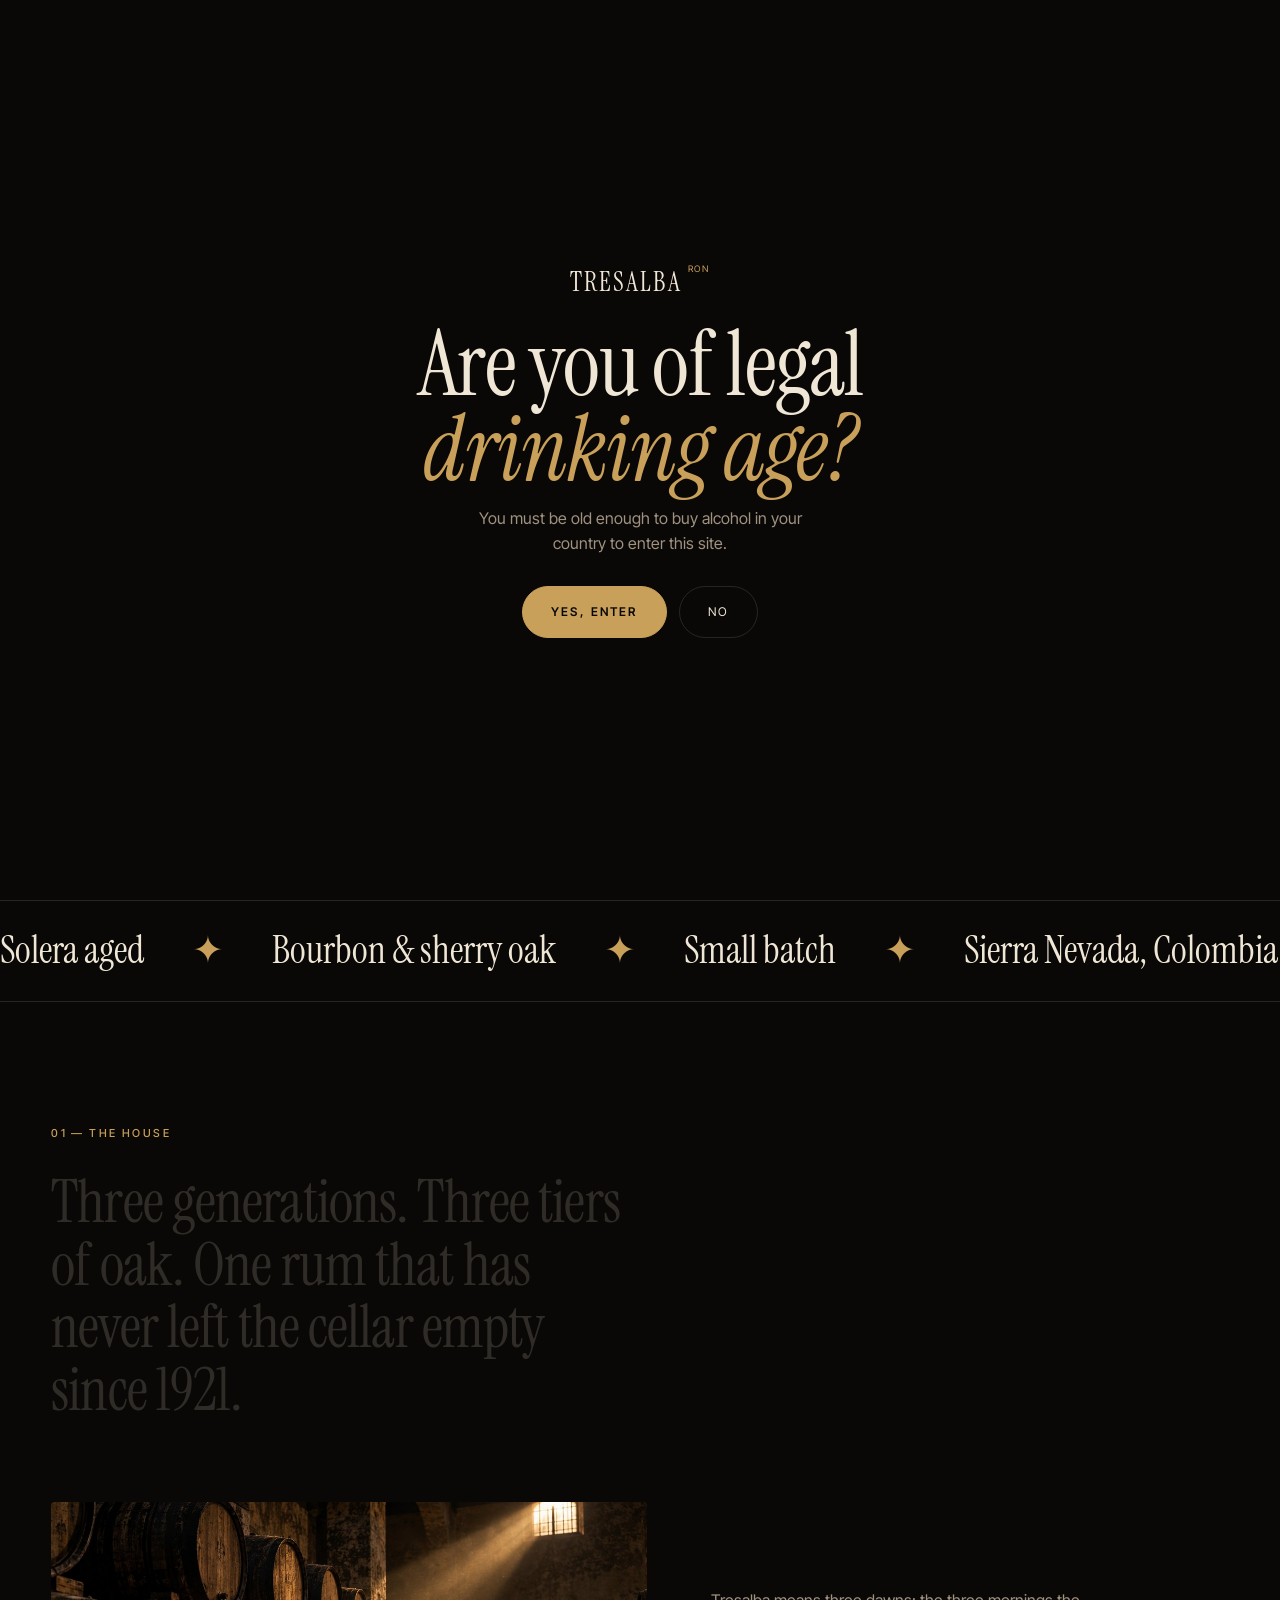
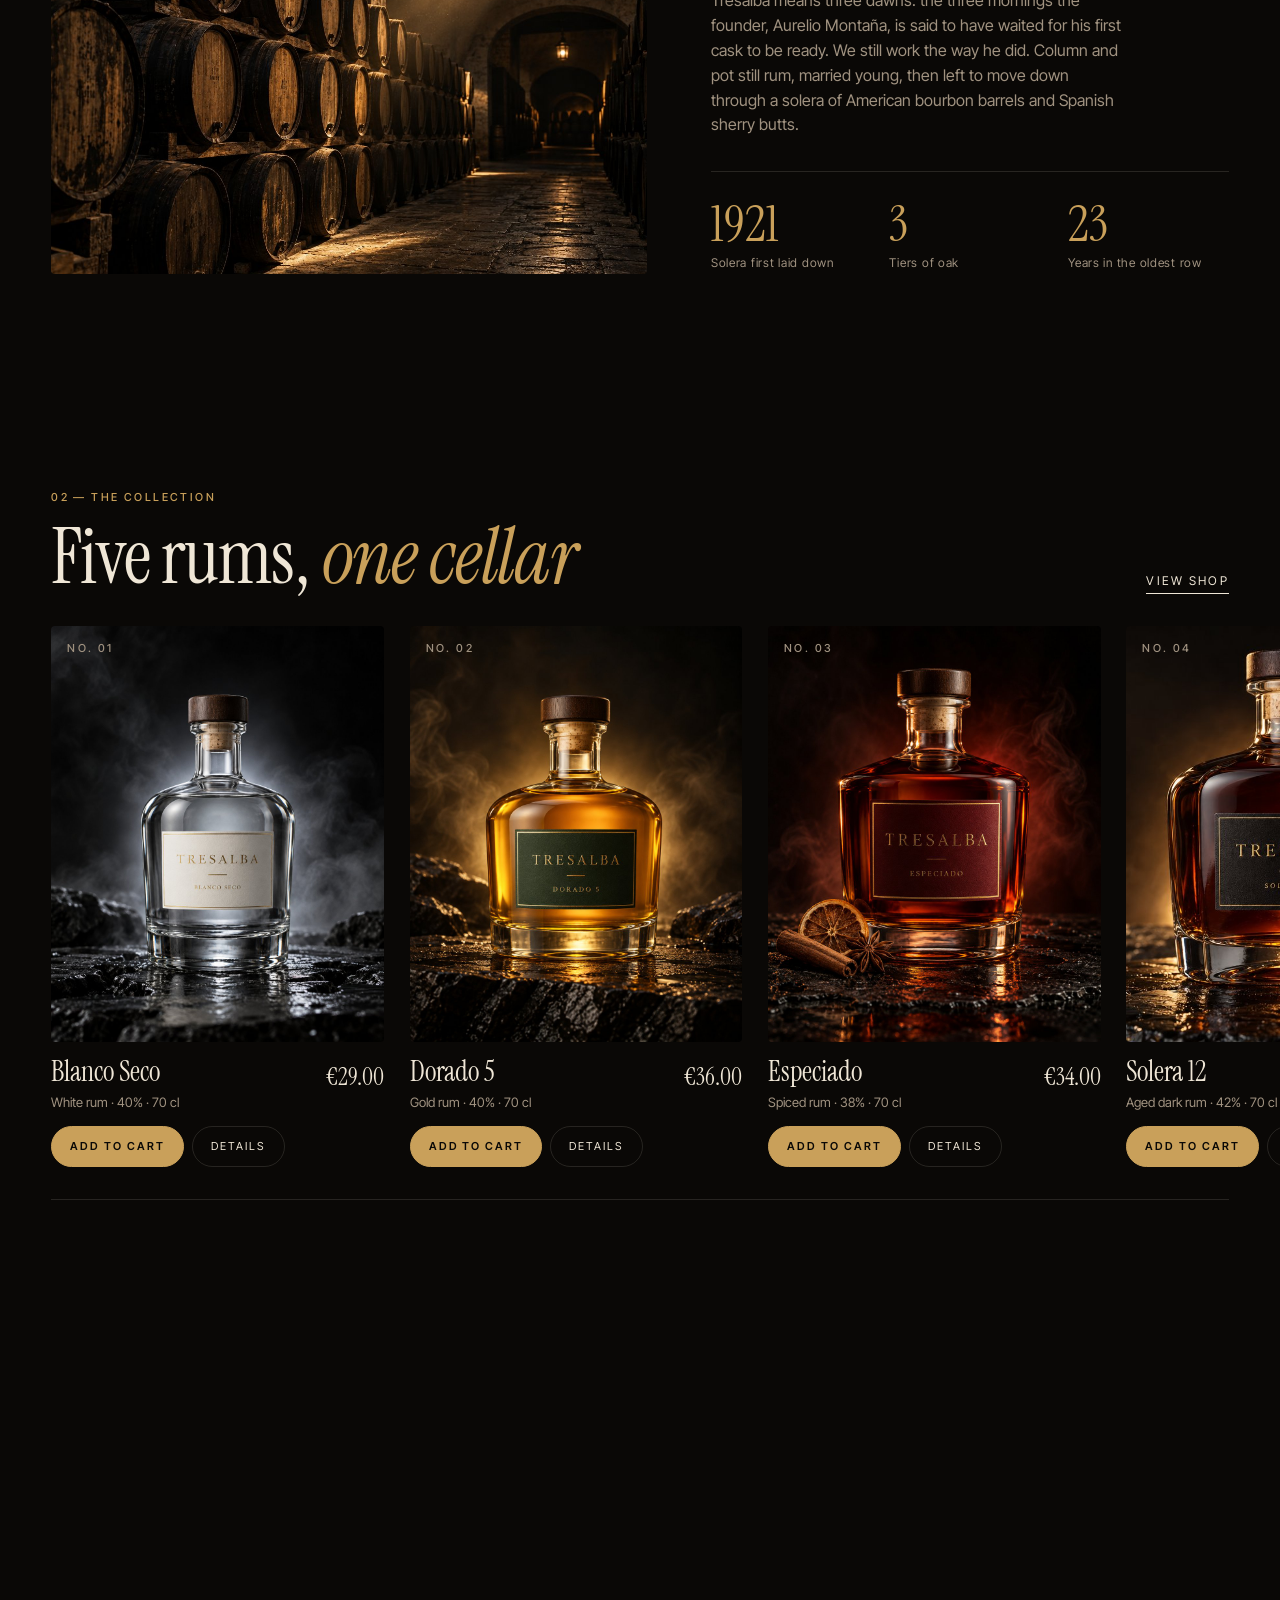
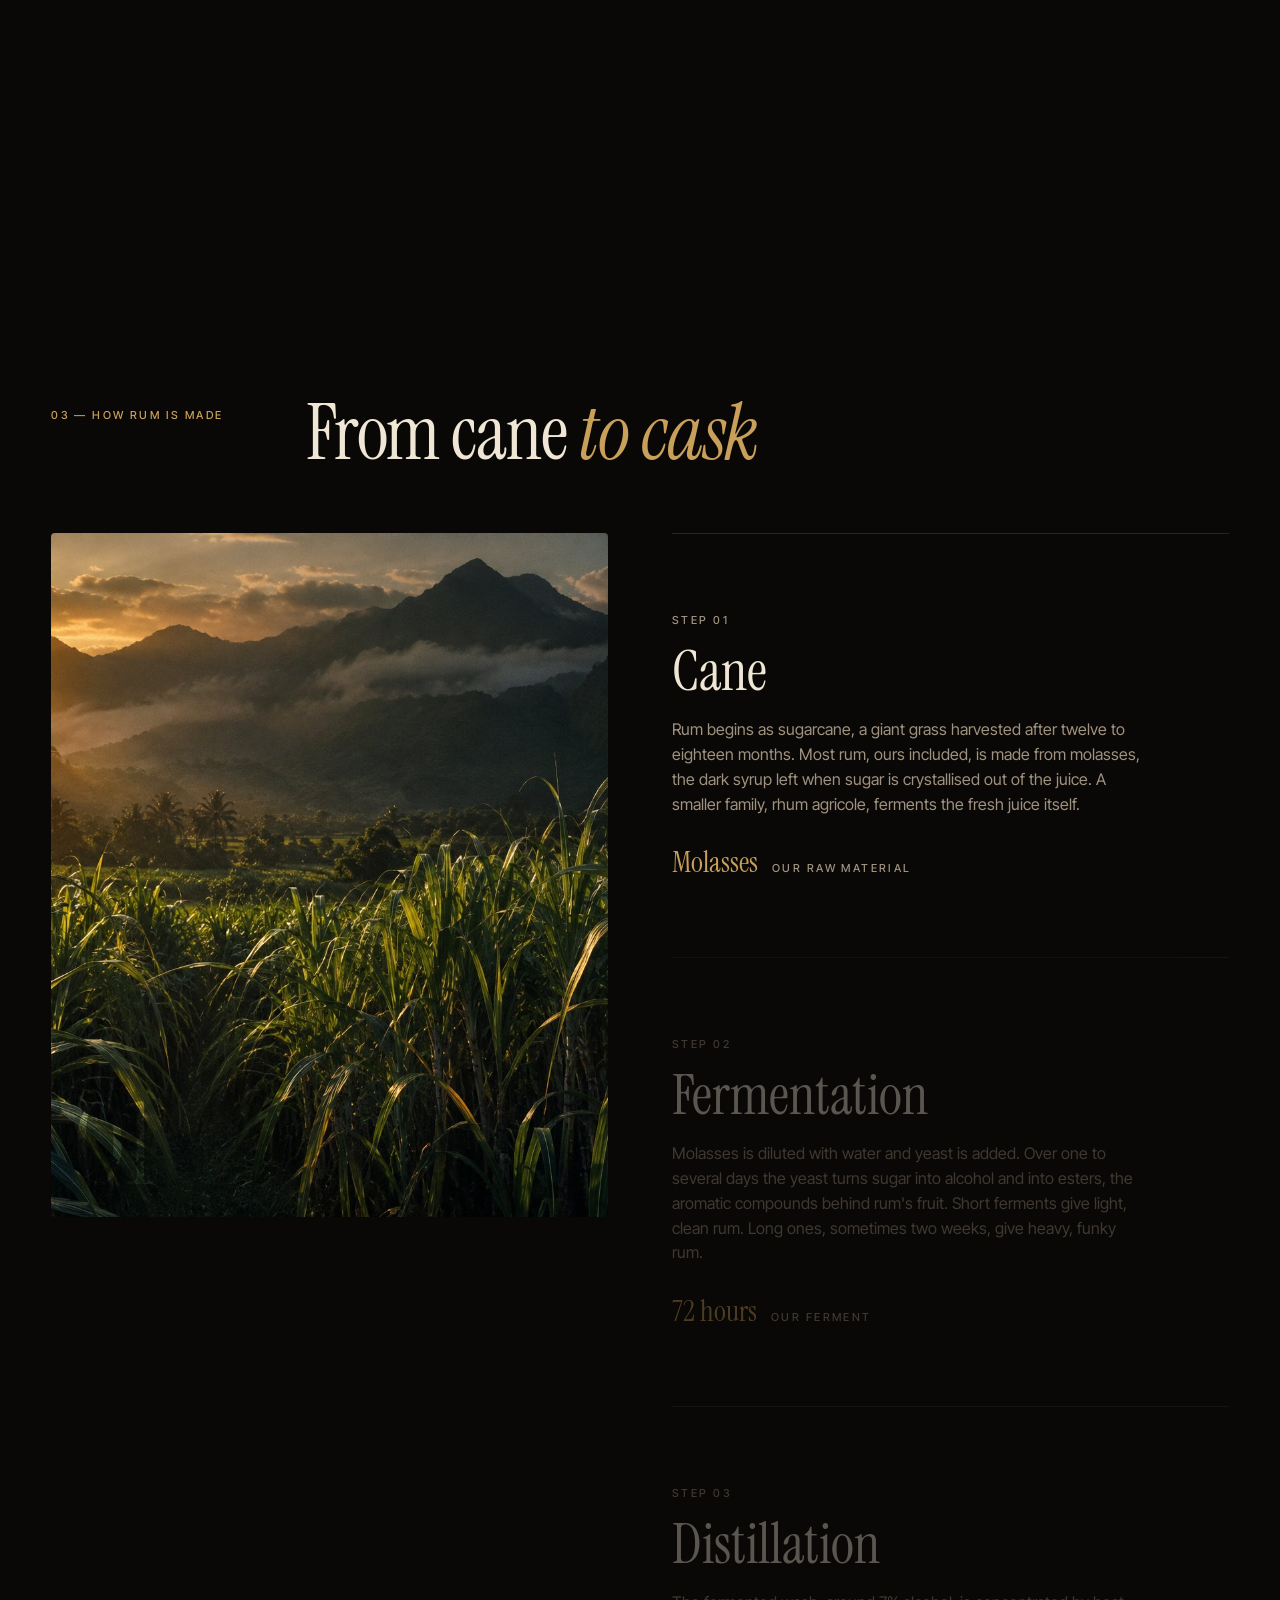
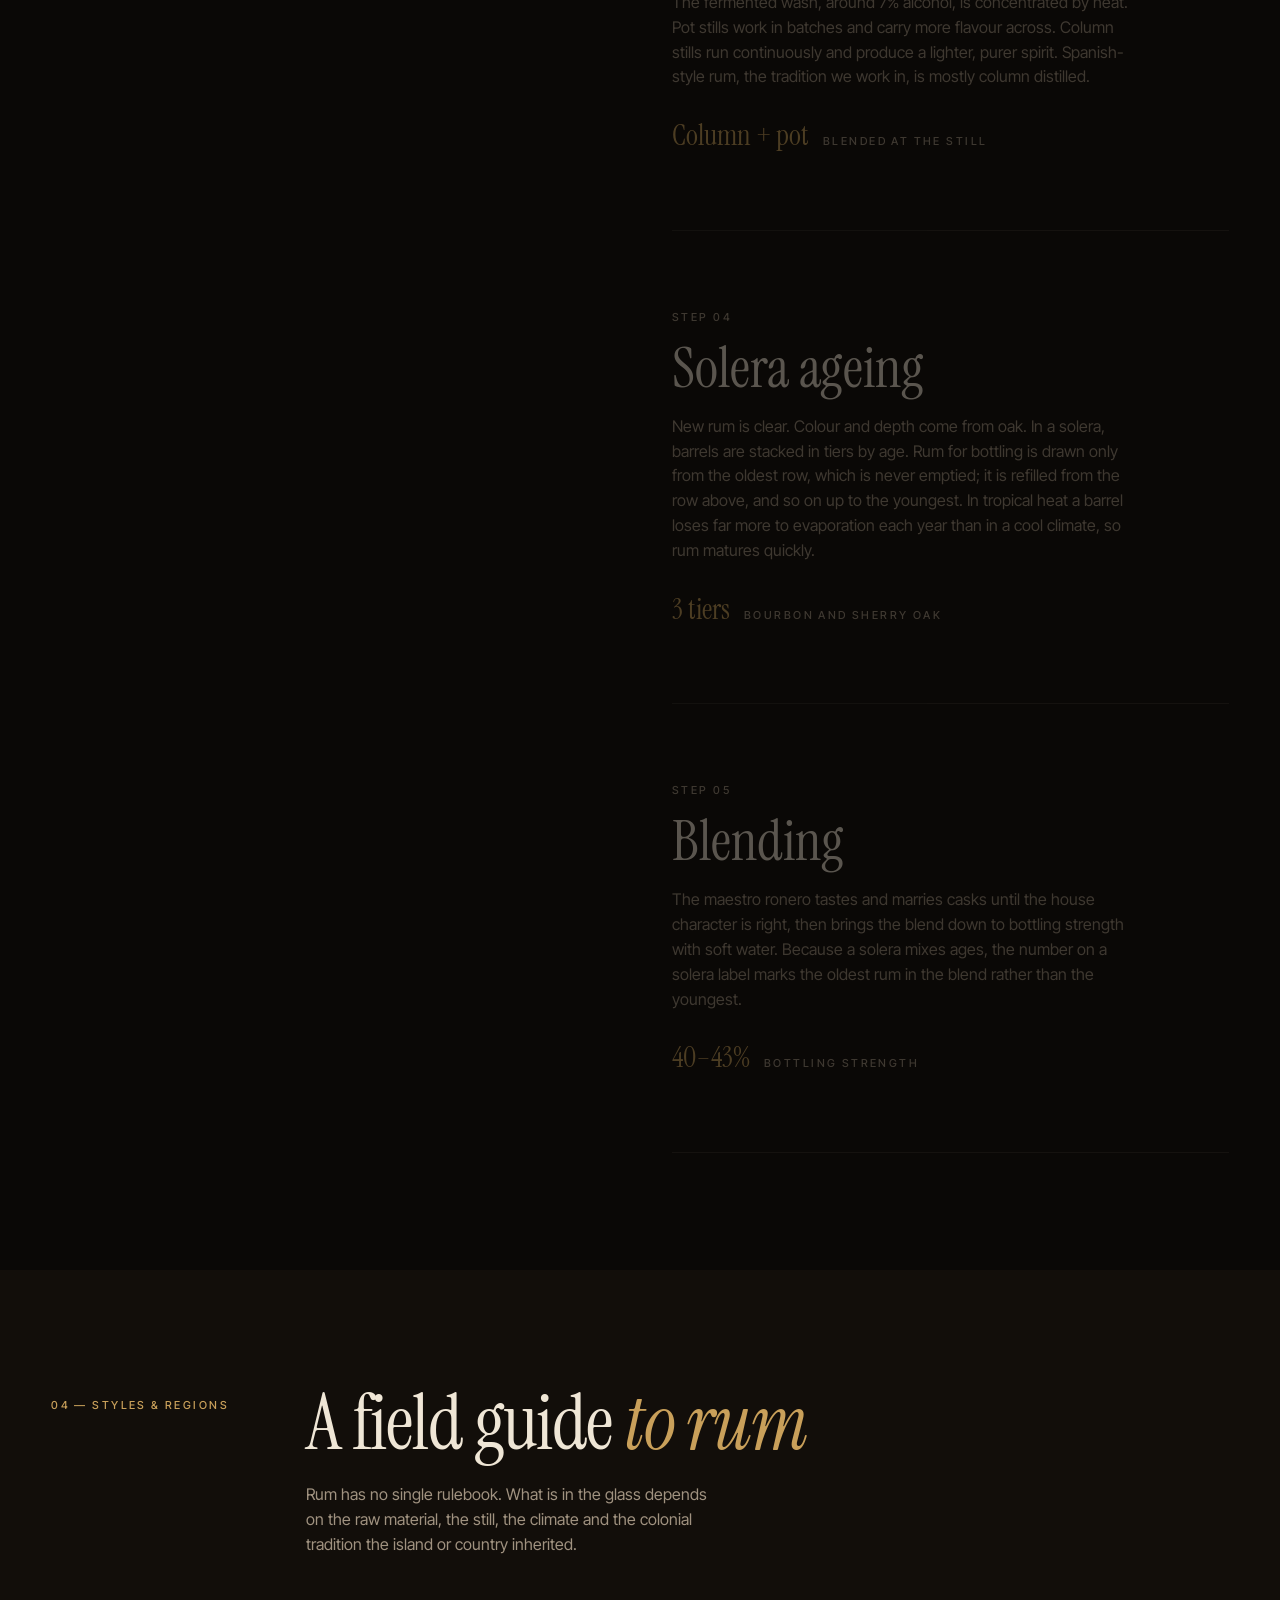
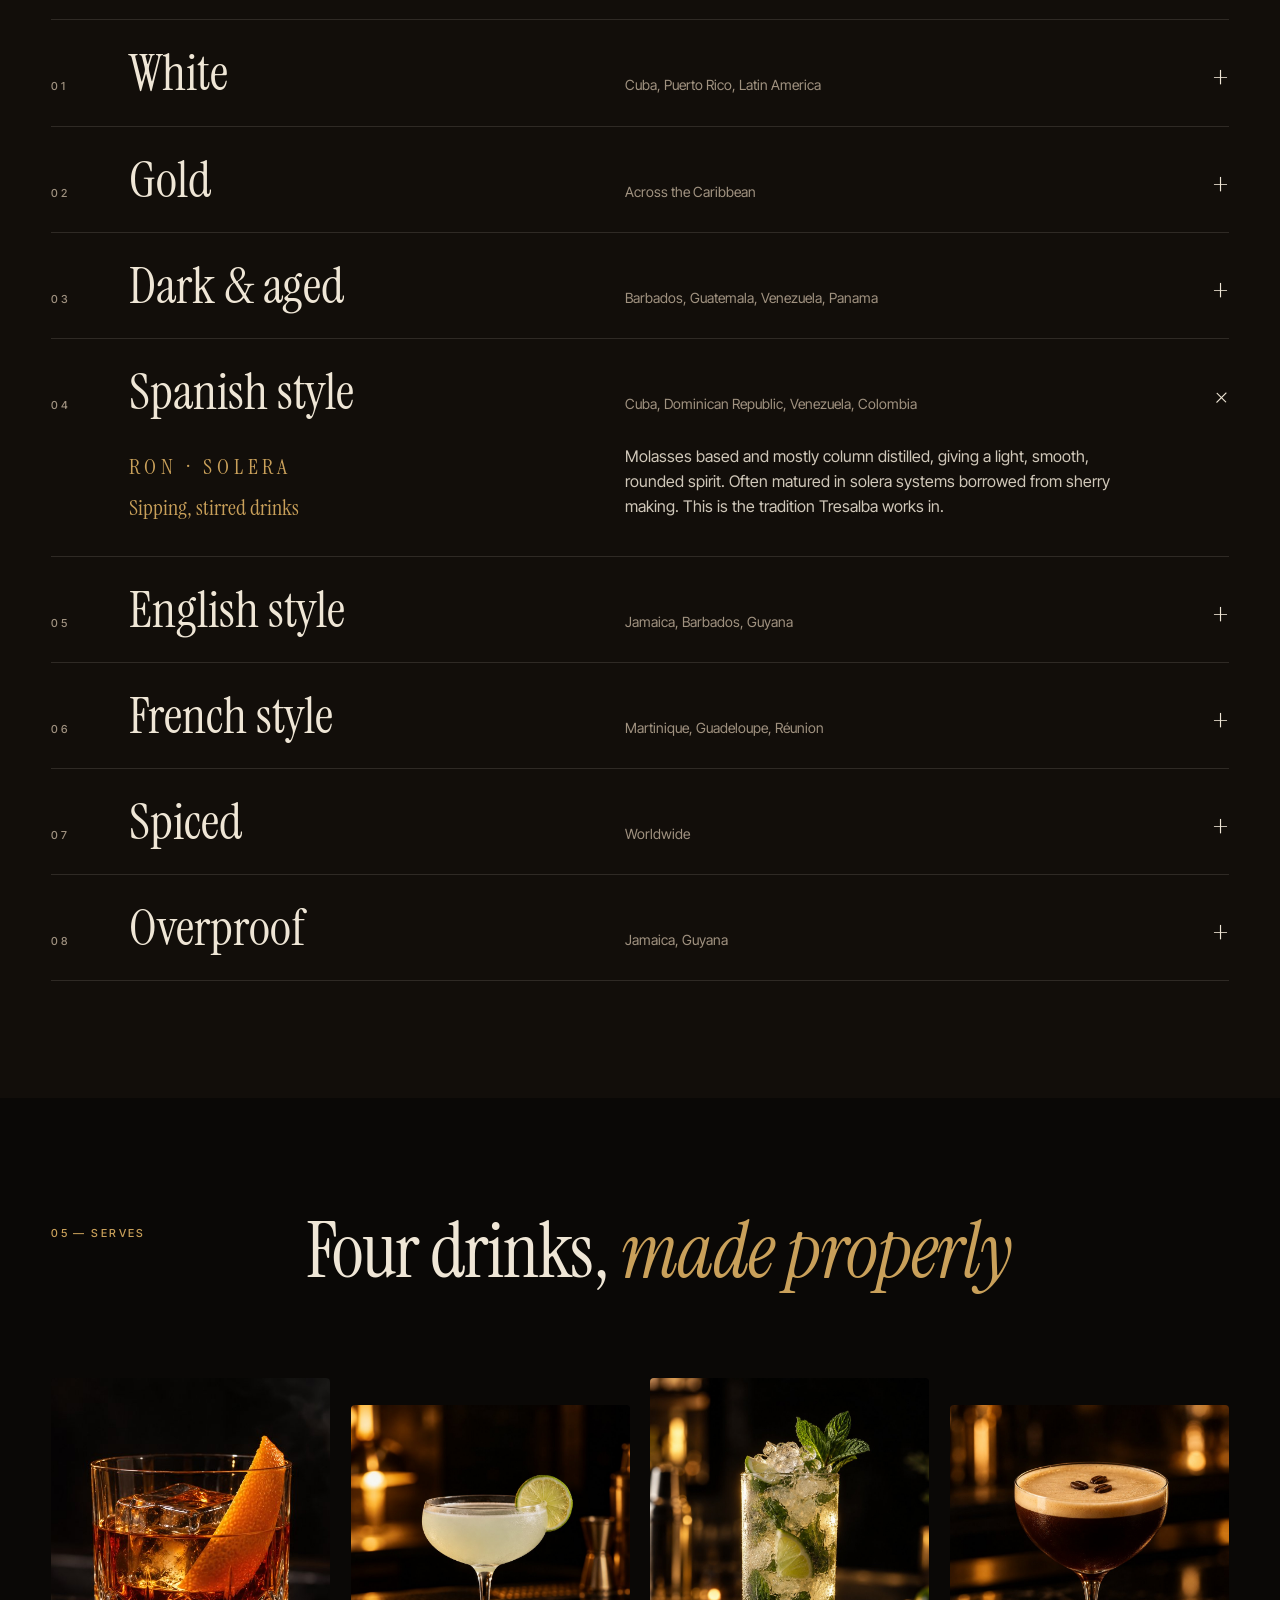
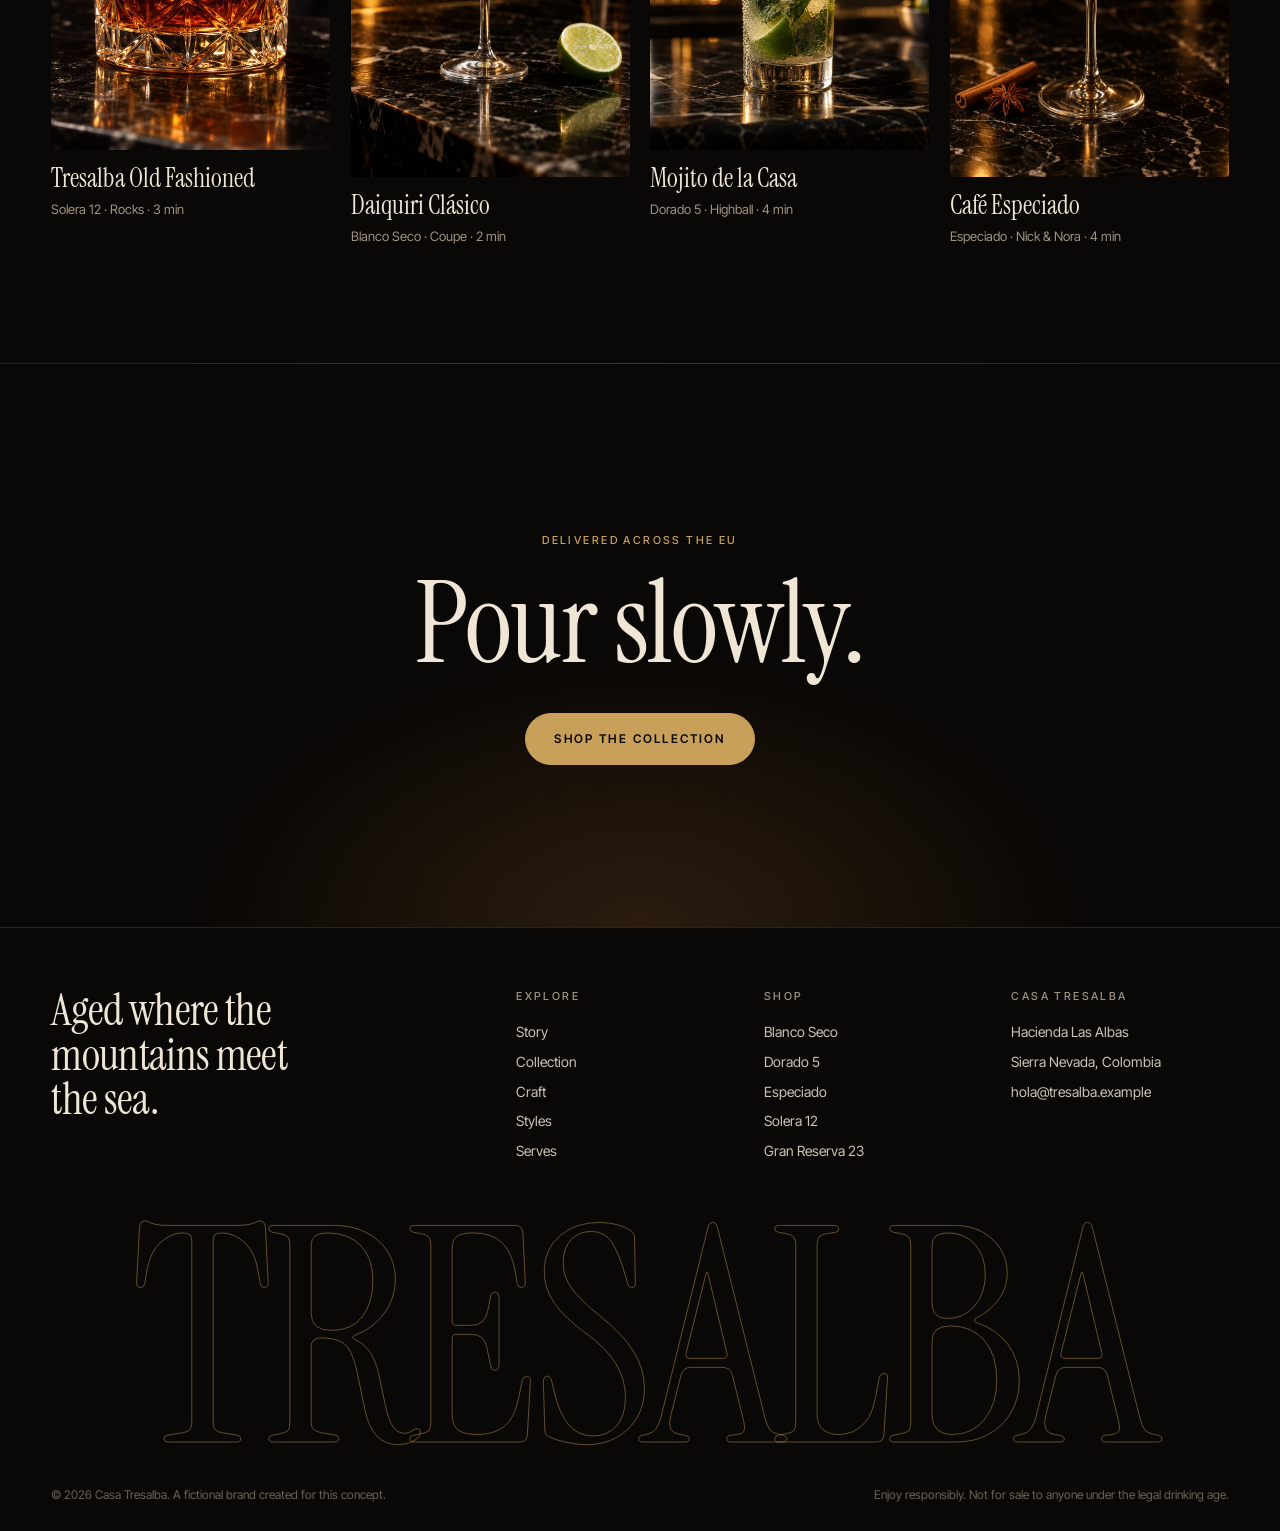
<file: index.html>
<!doctype html>
<html lang="en">
<head>
<meta charset="utf-8">
<meta name="viewport" content="width=device-width, initial-scale=1">
<title>Tresalba — Solera rum. Shop the collection</title>
<meta name="description" content="Buy Tresalba solera-aged rum online. Five rums from white to a 23-year limited reserve, with cocktail recipes and a guide to rum styles.">
<meta name="theme-color" content="#0a0806">
<link rel="preconnect" href="https://fonts.googleapis.com">
<link rel="preconnect" href="https://fonts.gstatic.com" crossorigin>
<link href="https://fonts.googleapis.com/css2?family=Instrument+Serif:ital@0;1&family=Inter+Tight:wght@400;500;600&display=swap" rel="stylesheet">
<link rel="stylesheet" href="assets/style.css">
</head>
<body>
<main id="app"></main>
<noscript><p style="padding:40px;color:#efe6d6">Tresalba needs JavaScript to pour properly.</p></noscript>
<script>window.SHOP_ENABLED = true; /* shop version: prices, cart and demo checkout */</script>
<script src="assets/data.js"></script>
<script src="assets/app.js"></script>
</body>
</html>
</file>
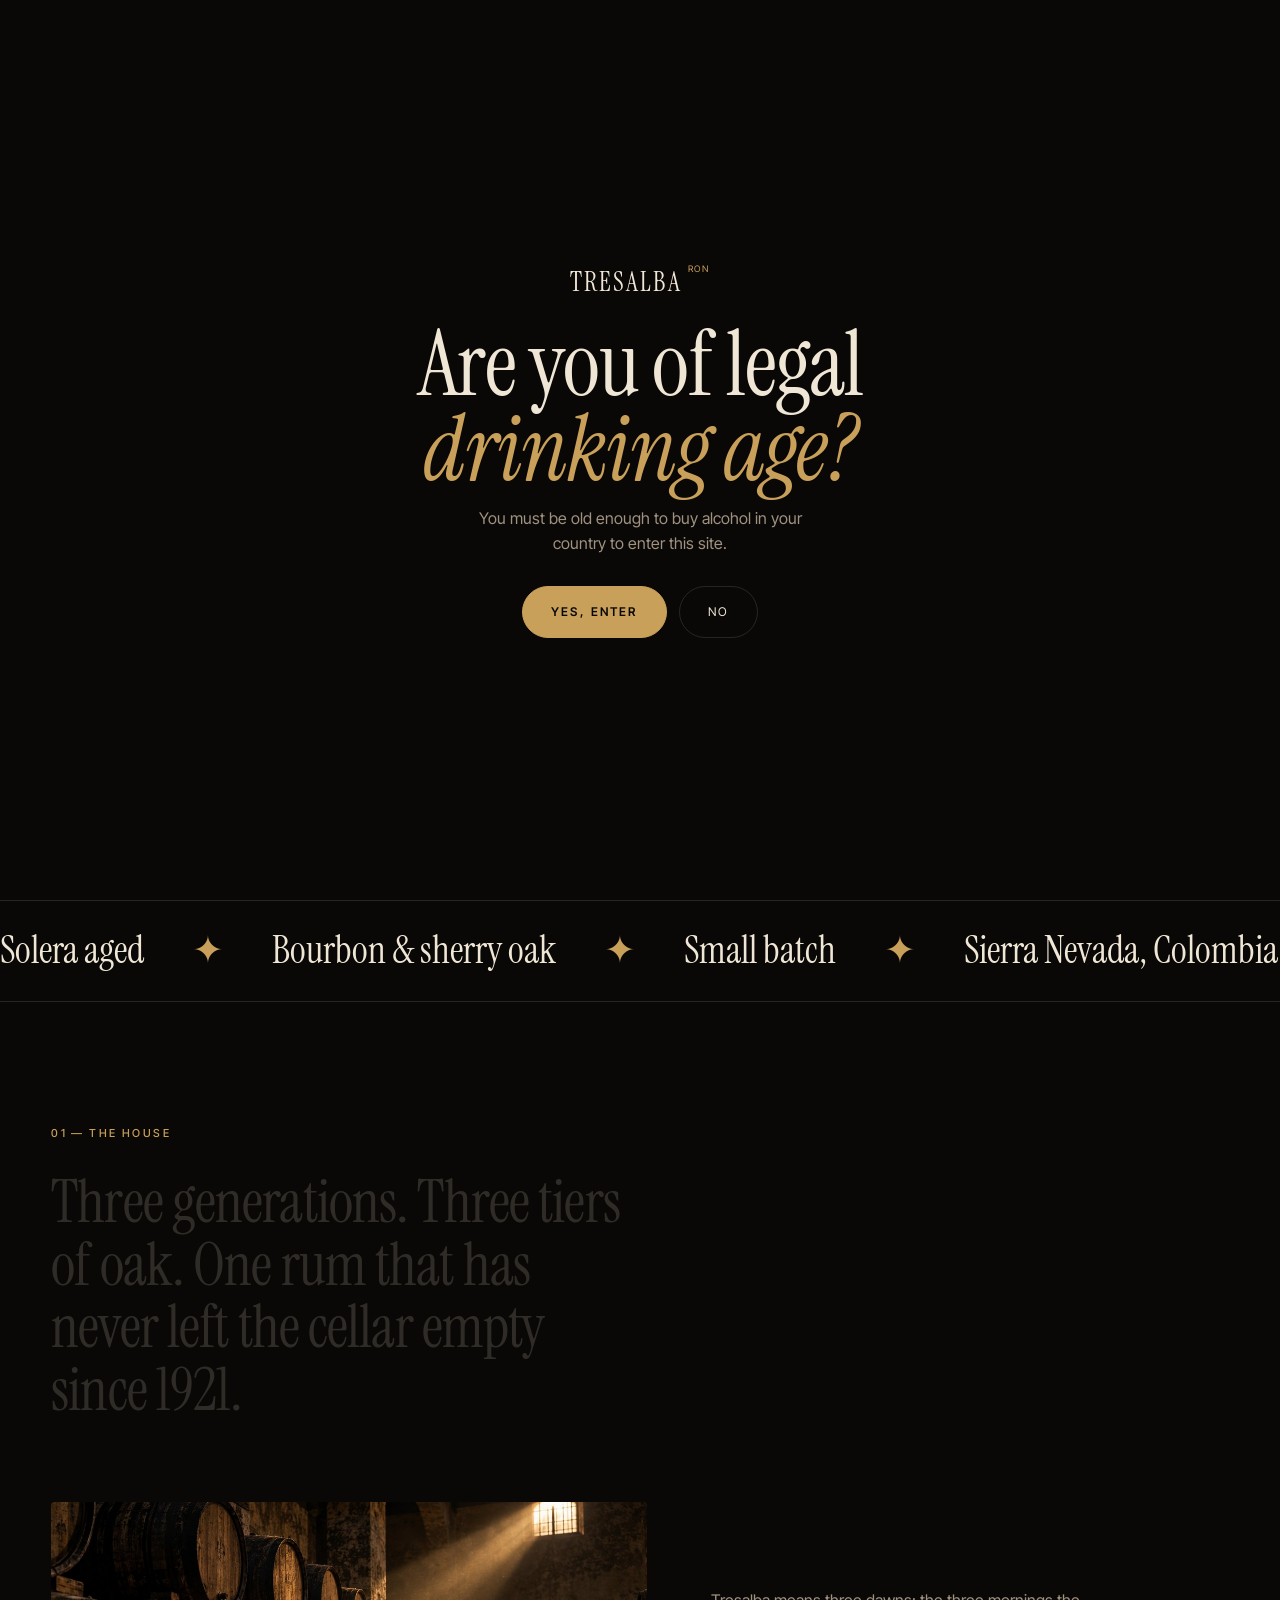
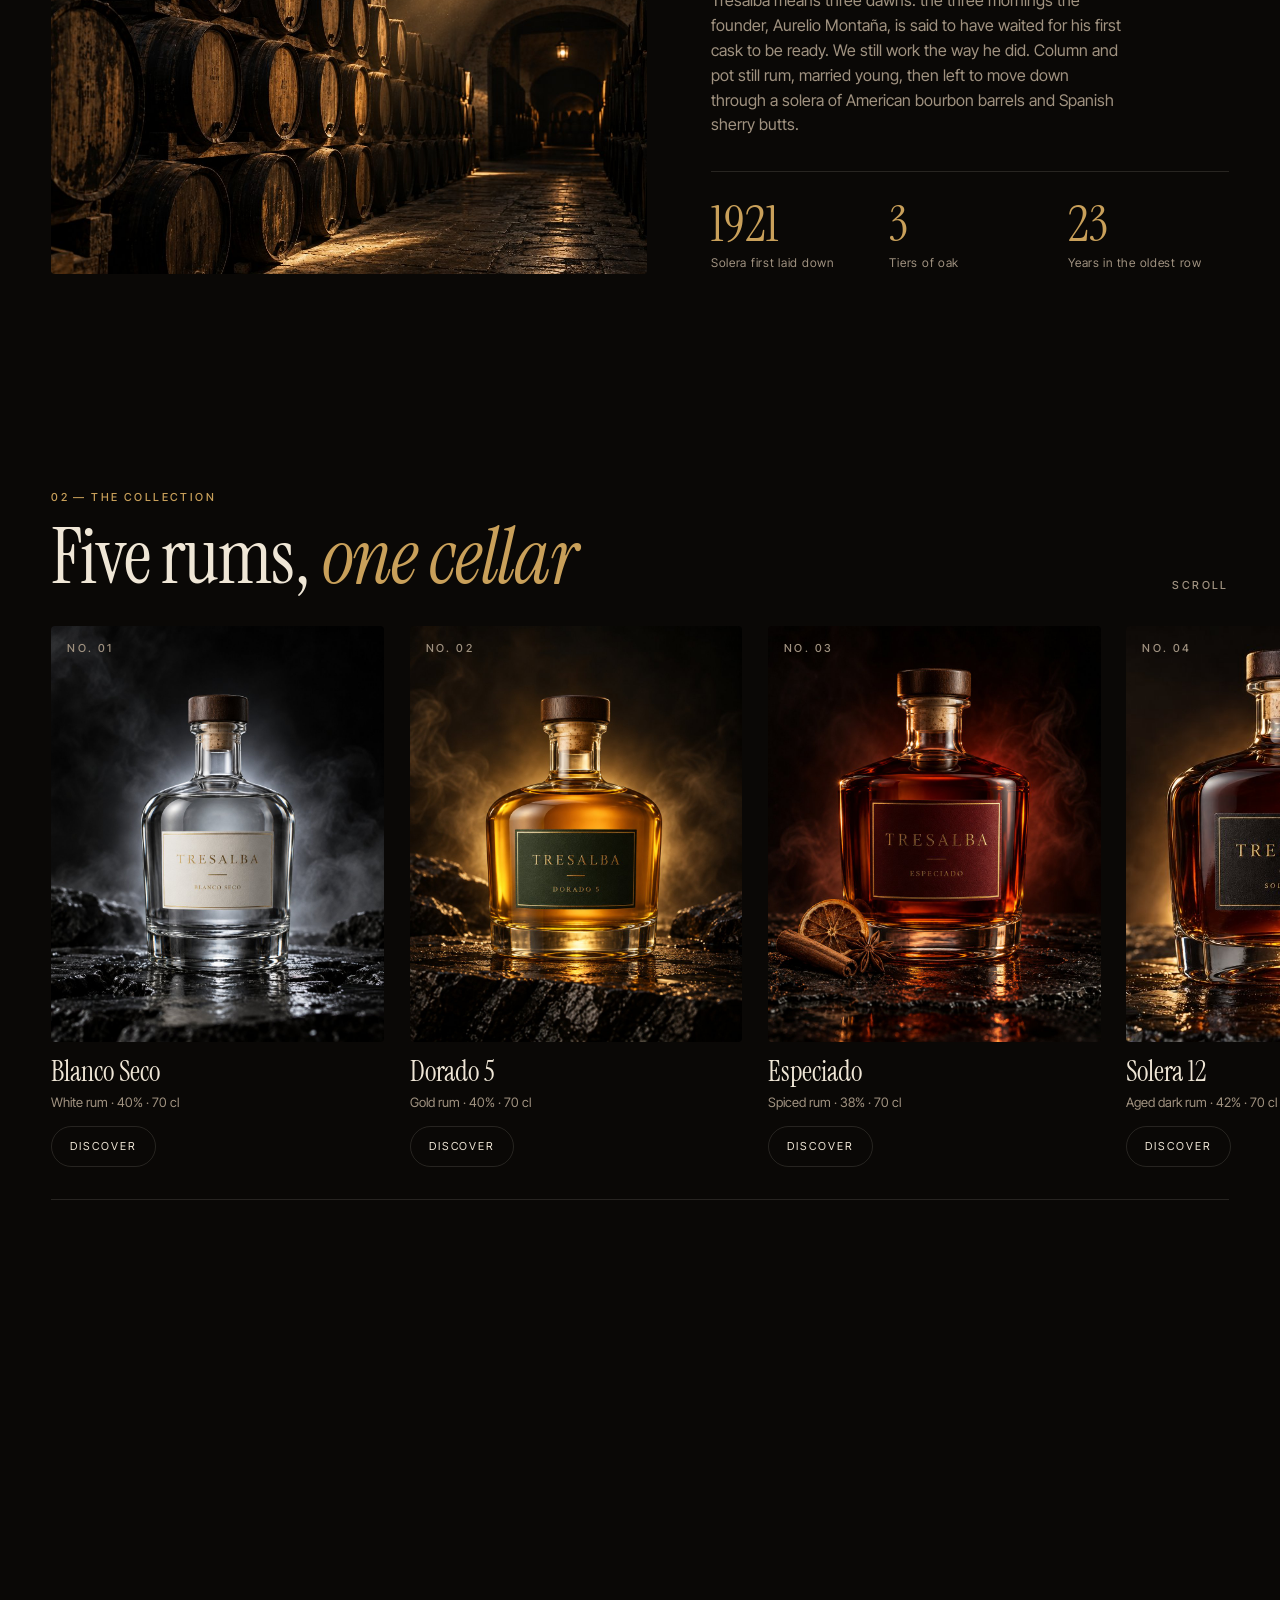
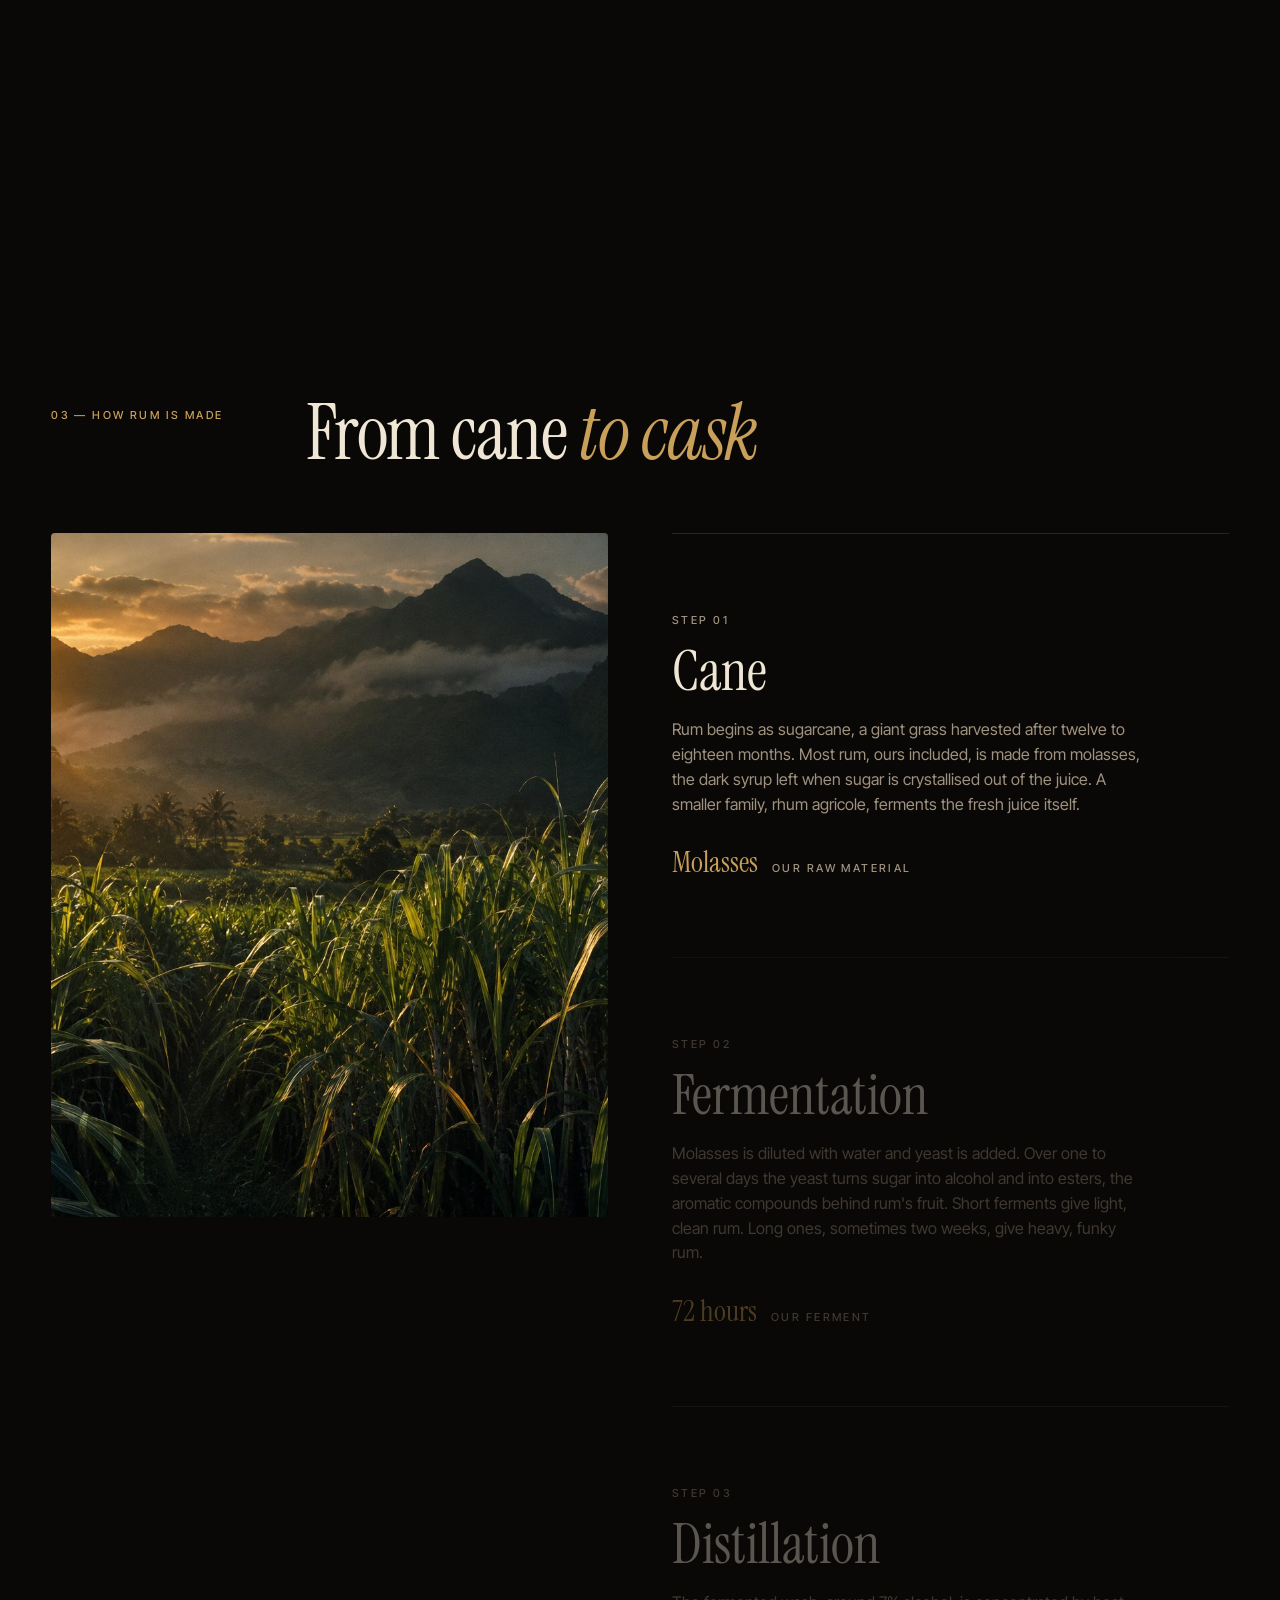
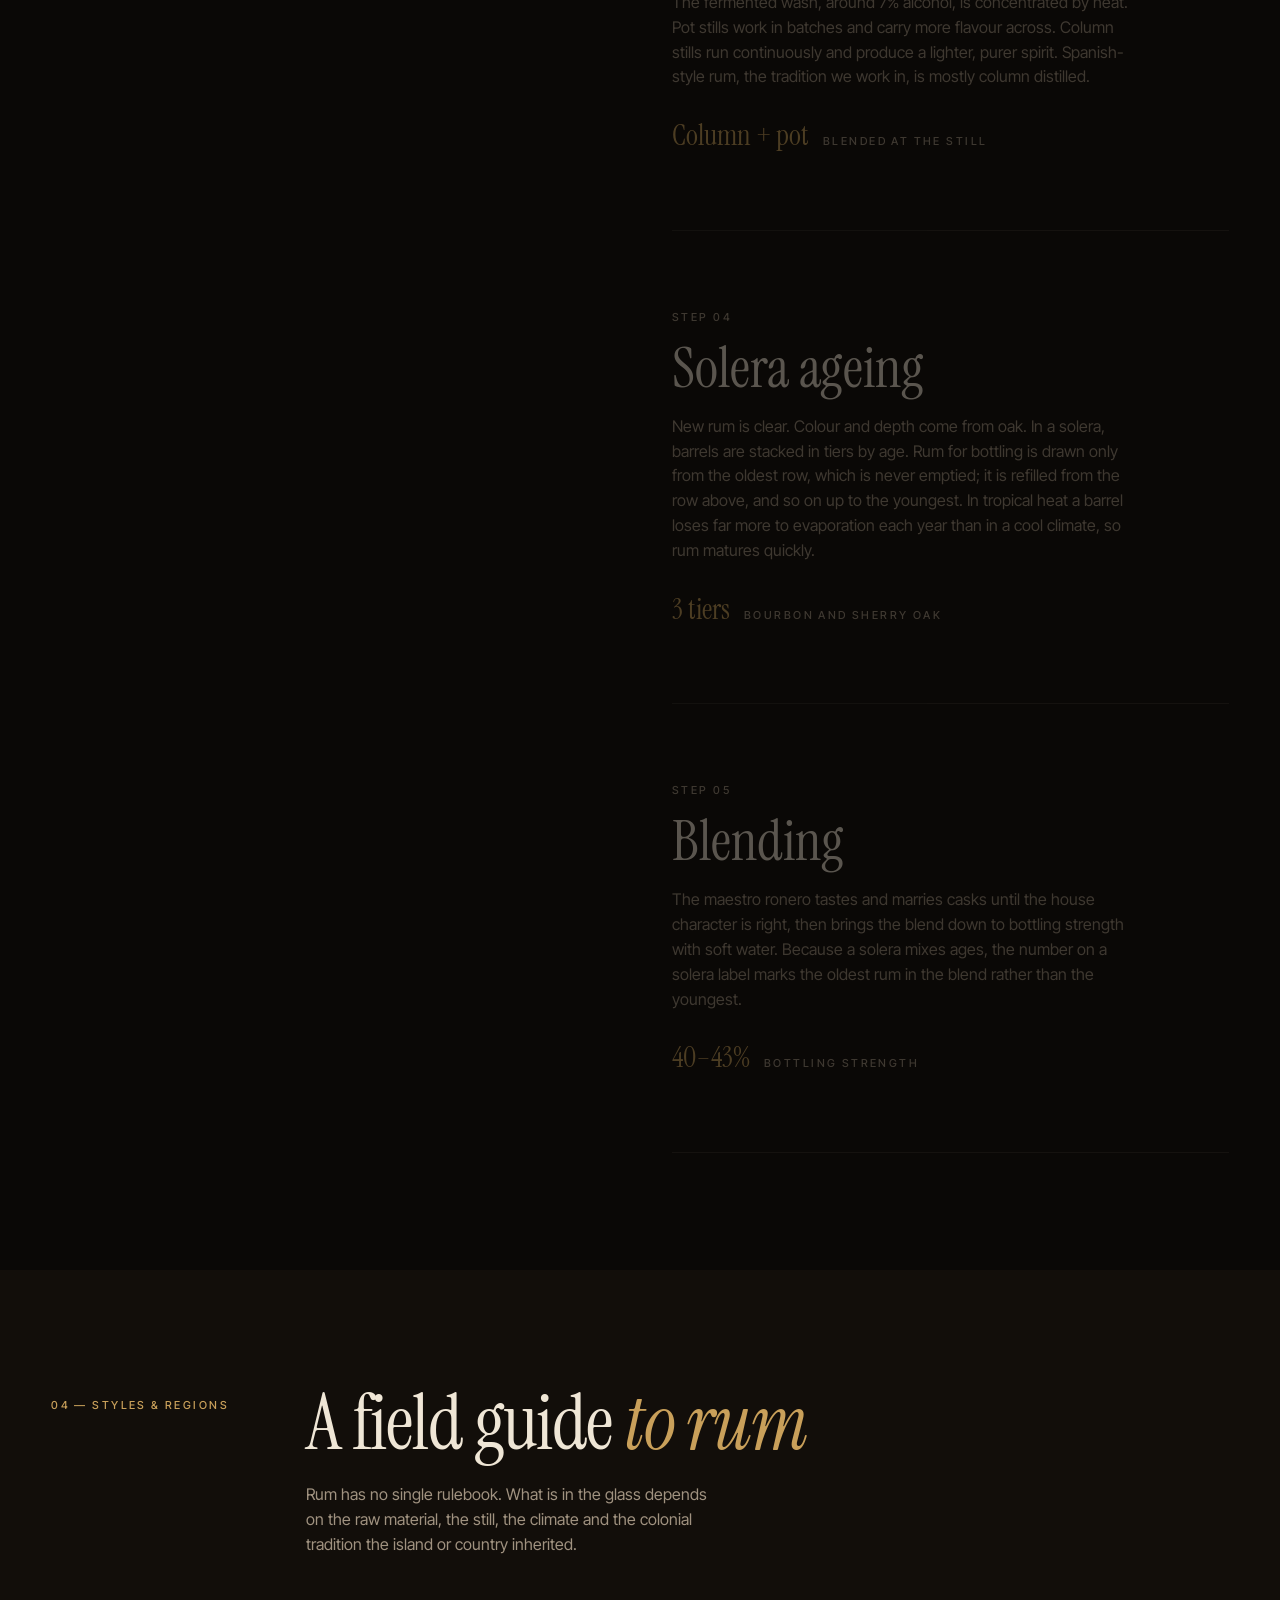
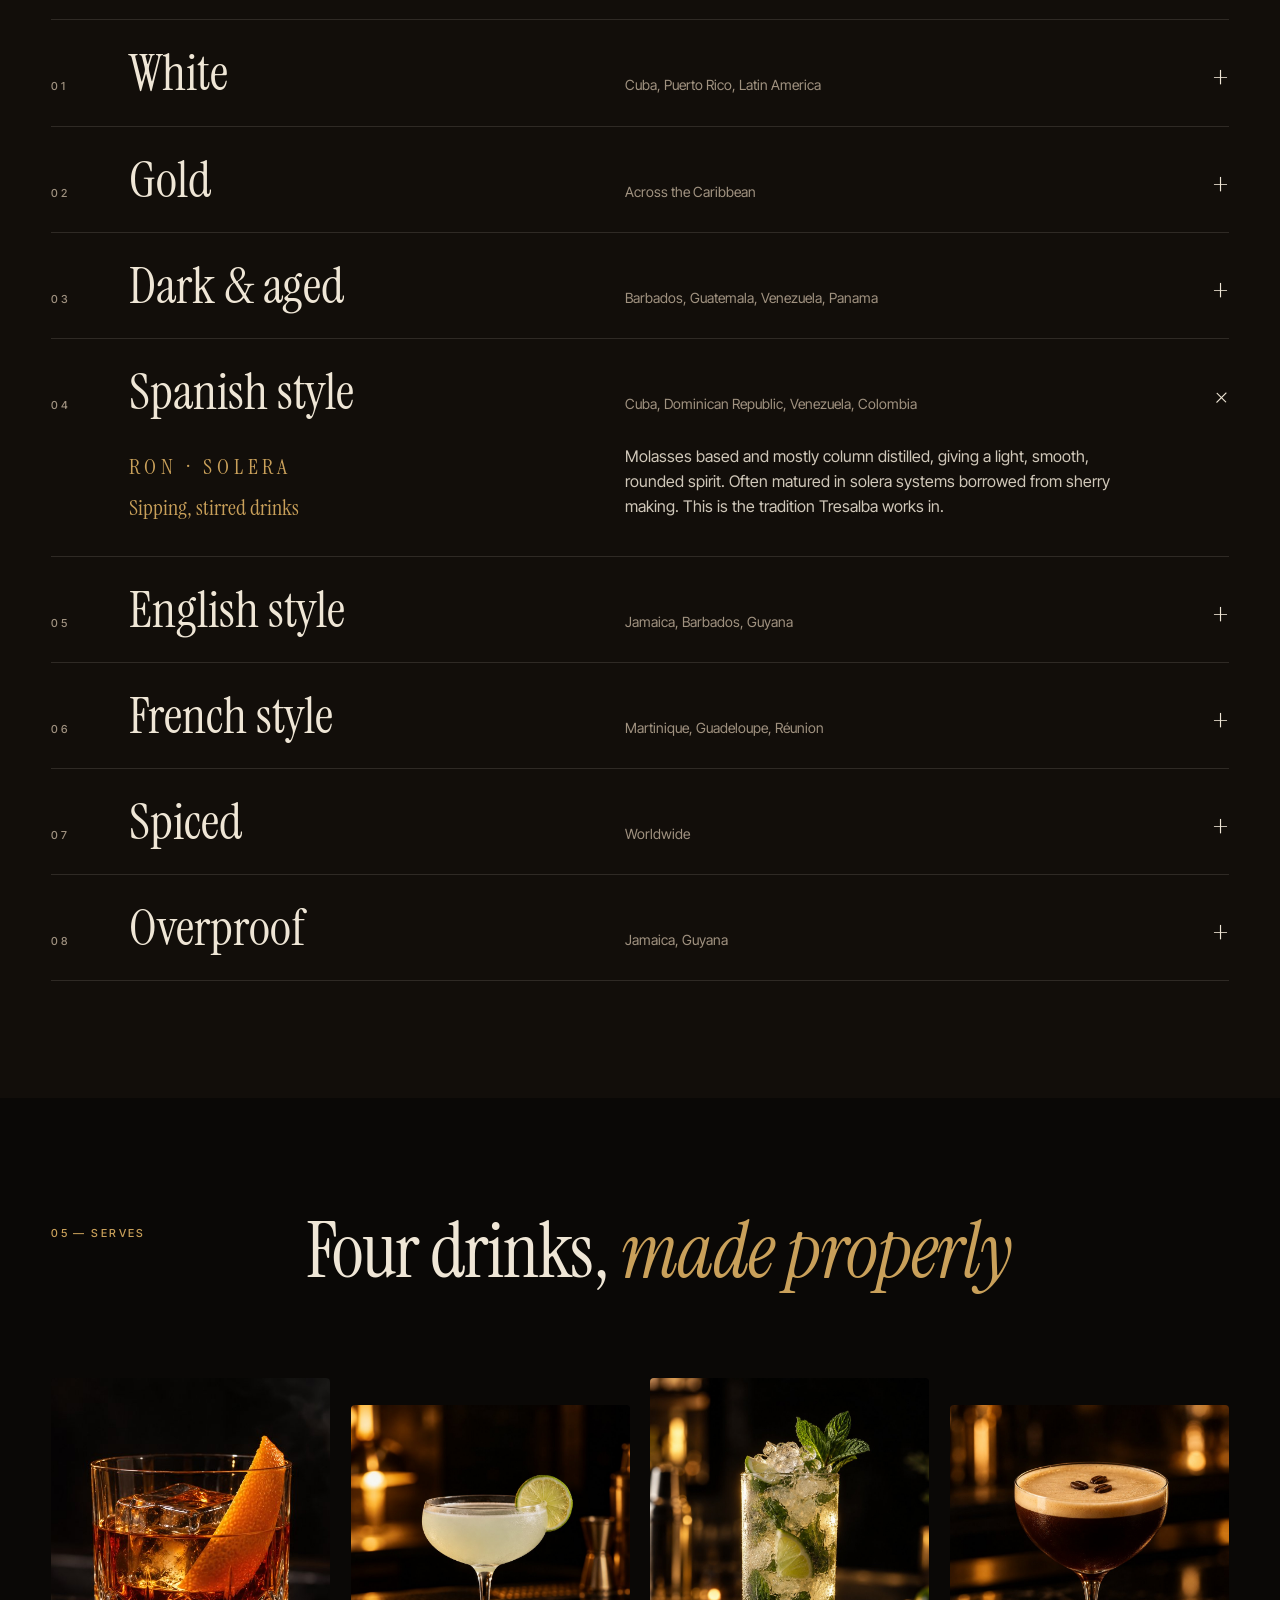
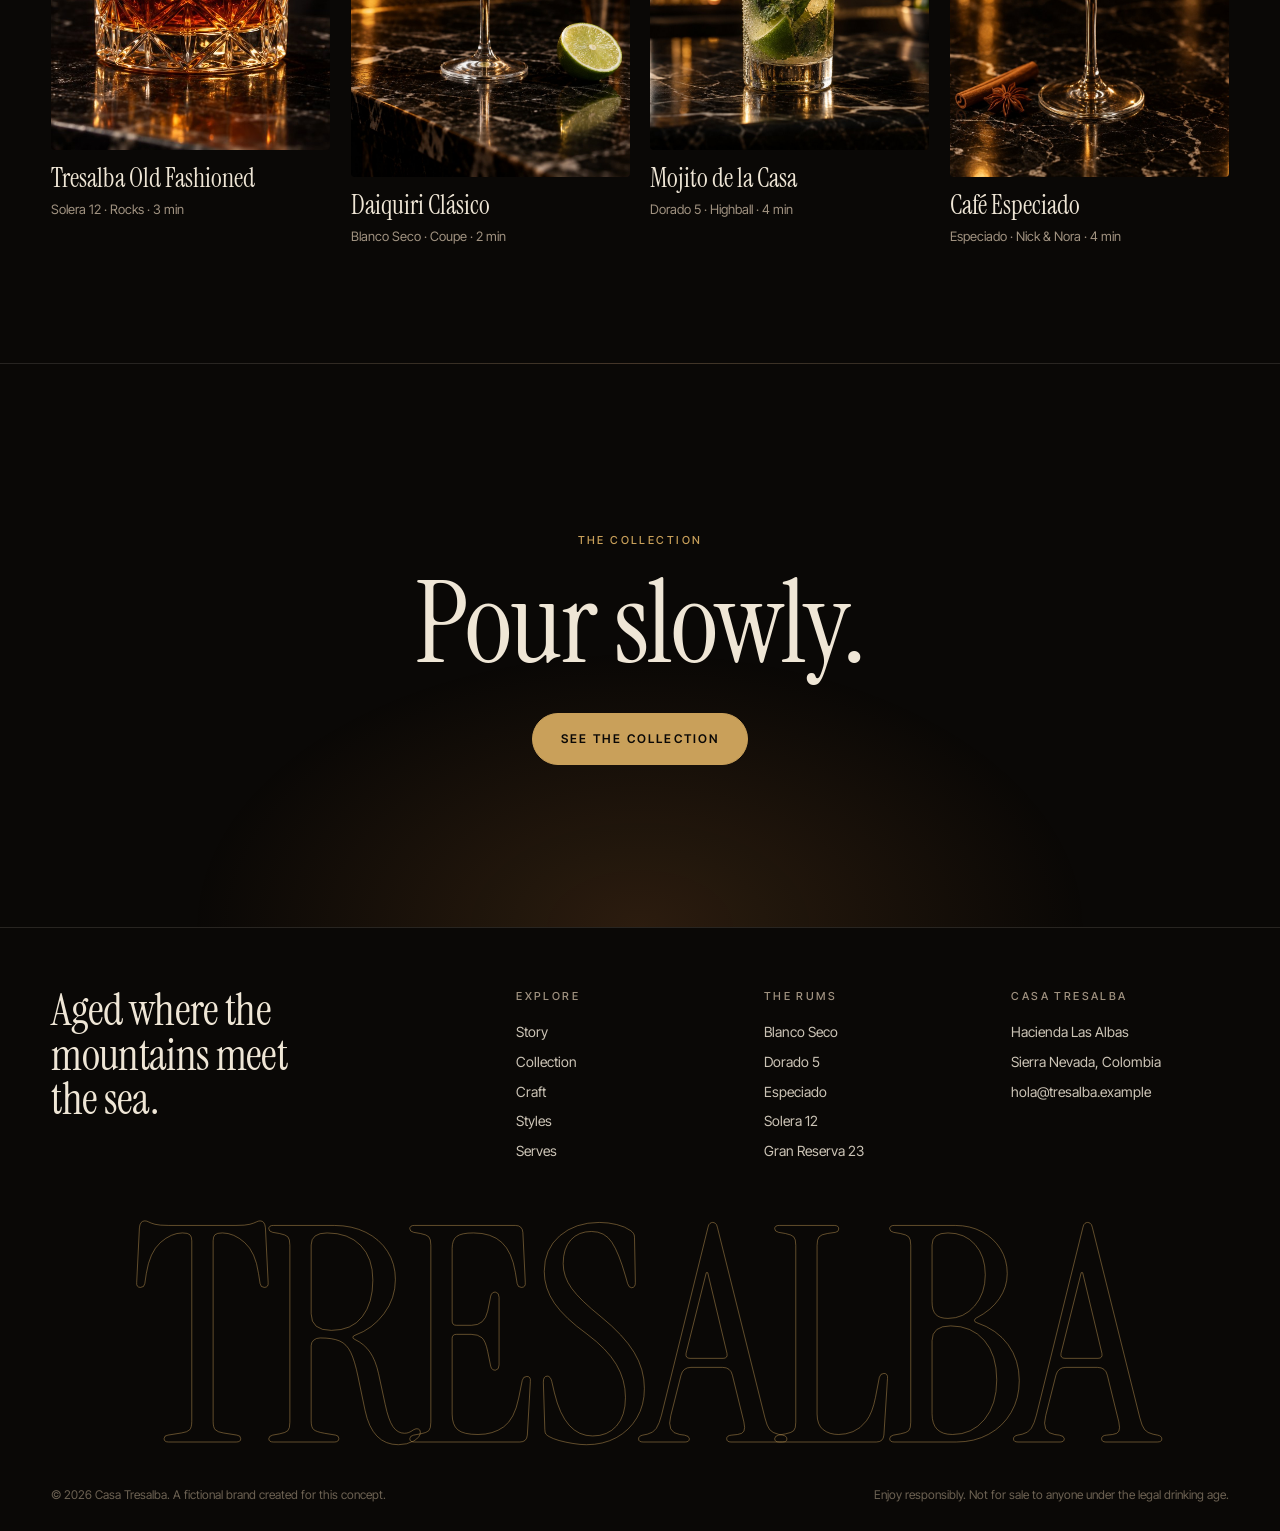
<file: promo.html>
<!doctype html>
<html lang="en">
<head>
<meta charset="utf-8">
<meta name="viewport" content="width=device-width, initial-scale=1">
<title>Tresalba — Solera rum from the Sierra Nevada</title>
<meta name="description" content="Tresalba is a solera-aged rum from Colombia. Discover the collection, how rum is made, rum styles and regions, and our signature serves.">
<meta name="theme-color" content="#0a0806">
<link rel="preconnect" href="https://fonts.googleapis.com">
<link rel="preconnect" href="https://fonts.gstatic.com" crossorigin>
<link href="https://fonts.googleapis.com/css2?family=Instrument+Serif:ital@0;1&family=Inter+Tight:wght@400;500;600&display=swap" rel="stylesheet">
<link rel="stylesheet" href="assets/style.css">
</head>
<body>
<main id="app"></main>
<noscript><p style="padding:40px;color:#efe6d6">Tresalba needs JavaScript to pour properly.</p></noscript>
<script>window.SHOP_ENABLED = false; /* promotional version: no prices, cart or checkout */</script>
<script src="assets/data.js"></script>
<script src="assets/app.js"></script>
</body>
</html>
</file>
<file: assets/style.css>
/* Tresalba — dark, luxurious, editorial */
:root {
  color-scheme: dark; /* one deliberate dark look */
  --bg: #0a0806;
  --bg-2: #120e0a;
  --bg-3: #1b150f;
  --ink: #efe6d6;
  --muted: #a09280;
  --dim: #6d6253;
  --gold: #c9a05a;
  --amber: #e08a3c;
  --line: rgba(239, 230, 214, 0.13);
  --serif: "Instrument Serif", "Cormorant Garamond", Georgia, serif;
  --sans: "Inter Tight", "Helvetica Neue", Arial, sans-serif;
  --ease: cubic-bezier(0.2, 0.7, 0.1, 1);
  --pad: clamp(18px, 4vw, 64px);
}

*, *::before, *::after { box-sizing: border-box; }
html { background: var(--bg); -webkit-text-size-adjust: 100%; }
body {
  margin: 0; background: var(--bg); color: var(--ink);
  font-family: var(--sans); font-size: 16px; line-height: 1.55;
  -webkit-font-smoothing: antialiased; overflow-x: hidden;
}
body.lock { overflow: hidden; }
img { display: block; max-width: 100%; }
a { color: inherit; text-decoration: none; }
button { font: inherit; color: inherit; background: none; border: 0; padding: 0; cursor: pointer; }
h1, h2, h3, h4, p { margin: 0; }
::selection { background: var(--gold); color: var(--bg); }
:focus-visible { outline: 1px solid var(--gold); outline-offset: 4px; }

/* film grain */
body::after {
  content: ""; position: fixed; inset: 0; z-index: 90; pointer-events: none; opacity: 0.07;
  background-image: url("data:image/svg+xml,%3Csvg xmlns='http://www.w3.org/2000/svg' width='180' height='180'%3E%3Cfilter id='n'%3E%3CfeTurbulence type='fractalNoise' baseFrequency='.9' numOctaves='2' stitchTiles='stitch'/%3E%3C/filter%3E%3Crect width='100%25' height='100%25' filter='url(%23n)'/%3E%3C/svg%3E");
}

/* type */
.serif { font-family: var(--serif); font-weight: 400; letter-spacing: -0.015em; line-height: 0.95; }
.label {
  font-size: 11px; letter-spacing: 0.22em; text-transform: uppercase; color: var(--muted); font-weight: 500;
}
.label.gold { color: var(--gold); }
.h-xl { font-size: clamp(3rem, 9vw, 9.5rem); }
.h-lg { font-size: clamp(2.4rem, 6vw, 6rem); }
.h-md { font-size: clamp(1.8rem, 3.4vw, 3.2rem); line-height: 1.02; }
em { font-style: italic; color: var(--gold); }
.lede { font-size: clamp(1rem, 1.25vw, 1.2rem); color: var(--muted); max-width: 46ch; }

/* image placeholder frame (shows a warm gradient until the photo loads) */
.ph {
  position: relative; overflow: hidden; background:
    radial-gradient(60% 60% at 50% 62%, rgba(224, 138, 60, 0.32), transparent 70%),
    linear-gradient(180deg, #17110b, #0c0906);
}
.ph img { width: 100%; height: 100%; object-fit: cover; transition: transform 1.2s var(--ease); }

/* buttons */
.btn {
  display: inline-flex; align-items: center; gap: 14px; padding: 16px 28px; border-radius: 999px;
  border: 1px solid var(--line); font-size: 12px; letter-spacing: 0.18em; text-transform: uppercase;
  transition: background 0.4s var(--ease), color 0.4s var(--ease), border-color 0.4s var(--ease);
  white-space: nowrap;
}
.btn:hover { background: var(--ink); color: var(--bg); border-color: var(--ink); }
.btn.solid { background: var(--gold); color: var(--bg); border-color: var(--gold); font-weight: 600; }
.btn.solid:hover { background: var(--ink); border-color: var(--ink); }
.btn.small { padding: 11px 18px; font-size: 11px; }
.btn.block { width: 100%; justify-content: center; }
.btn[disabled] { opacity: 0.4; pointer-events: none; }
.link { position: relative; font-size: 12px; letter-spacing: 0.18em; text-transform: uppercase; padding-bottom: 4px; }
.link::after { content: ""; position: absolute; left: 0; bottom: 0; height: 1px; width: 100%; background: currentColor; transform-origin: right; transition: transform 0.5s var(--ease); }
.link:hover::after { transform: scaleX(0); }

/* cursor */
.cursor {
  position: fixed; top: 0; left: 0; width: 10px; height: 10px; margin: -5px 0 0 -5px; border-radius: 50%;
  background: var(--gold); z-index: 100; pointer-events: none; mix-blend-mode: difference;
  transition: width 0.3s, height 0.3s, margin 0.3s, opacity 0.3s; opacity: 0;
}
.cursor.on { opacity: 1; }
.cursor.big { width: 64px; height: 64px; margin: -32px 0 0 -32px; }
@media (hover: none), (pointer: coarse) { .cursor { display: none; } }

/* nav */
.nav {
  position: fixed; top: 0; left: 0; right: 0; z-index: 60; display: flex; align-items: center; justify-content: space-between;
  padding: calc(18px + env(safe-area-inset-top, 0px)) var(--pad) 18px; transition: background 0.4s, transform 0.5s var(--ease), border-color 0.4s;
  border-bottom: 1px solid transparent;
}
.nav.solid { background: rgba(10, 8, 6, 0.82); backdrop-filter: blur(14px); border-color: var(--line); }
.nav.hide { transform: translateY(-100%); }
.brand { font-family: var(--serif); font-size: 26px; letter-spacing: 0.08em; }
.brand sup { font-family: var(--sans); font-size: 9px; letter-spacing: 0.2em; color: var(--gold); margin-left: 6px; vertical-align: top; }
.nav-links { display: flex; gap: clamp(14px, 2.4vw, 36px); align-items: center; }
.nav-links a, .nav-links button { font-size: 11px; letter-spacing: 0.2em; text-transform: uppercase; color: var(--ink); opacity: 0.75; transition: opacity 0.3s; }
.nav-links a:hover, .nav-links button:hover { opacity: 1; }
.nav-right { display: flex; gap: 12px; align-items: center; }
.cart-btn { display: inline-flex; align-items: center; gap: 10px; padding: 10px 16px; border: 1px solid var(--line); border-radius: 999px; font-size: 11px; letter-spacing: 0.18em; text-transform: uppercase; }
.cart-btn b { display: inline-grid; place-items: center; min-width: 20px; height: 20px; padding: 0 5px; border-radius: 999px; background: var(--gold); color: var(--bg); font-size: 11px; letter-spacing: 0; }
.menu-btn { display: none; font-size: 11px; letter-spacing: 0.2em; text-transform: uppercase; padding: 10px 0; }
@media (max-width: 900px) {
  .nav-links { position: fixed; top: 0; left: 0; width: 100vw; height: 100vh; height: 100dvh; background: var(--bg); flex-direction: column; justify-content: center; gap: 22px; transform: translateY(-100%); visibility: hidden; transition: transform 0.6s var(--ease), visibility 0s 0.6s; z-index: -1; }
  .nav-links.open { transform: none; visibility: visible; transition: transform 0.6s var(--ease), visibility 0s; }
  .nav-links a, .nav-links button { font-family: var(--serif); font-size: 40px; letter-spacing: 0; text-transform: none; opacity: 1; }
  .menu-btn { display: block; }
}

/* hero */
.hero { position: relative; min-height: 100svh; display: flex; flex-direction: column; justify-content: flex-end; overflow: hidden; }
.hero-media { position: absolute; inset: 0; }
.hero-media.ph img { transform: scale(1.08); will-change: transform; }
.hero-media::after { content: ""; position: absolute; inset: 0; background: linear-gradient(180deg, rgba(10,8,6,0.55) 0%, rgba(10,8,6,0) 30%, rgba(10,8,6,0.1) 55%, var(--bg) 100%); }
.hero-top { position: absolute; top: 110px; left: var(--pad); right: var(--pad); display: flex; justify-content: space-between; gap: 20px; z-index: 2; }
.hero-top .label { max-width: 24ch; }
.hero-body { position: relative; z-index: 2; padding: 0 var(--pad) clamp(28px, 5vh, 56px); }
.wordmark { font-family: var(--serif); font-size: clamp(4.4rem, 20.5vw, 24rem); line-height: 0.8; letter-spacing: -0.03em; margin-left: -0.04em; white-space: nowrap; }
.wordmark span { display: inline-block; transform: translateY(110%); animation: rise 1.3s var(--ease) forwards; }
.wordmark-clip { overflow: hidden; padding-bottom: 0.08em; }
@keyframes rise { to { transform: none; } }
.hero-foot { display: flex; justify-content: space-between; align-items: flex-end; gap: 24px; margin-top: 26px; flex-wrap: wrap; }
.hero-foot p { max-width: 38ch; color: var(--ink); opacity: 0.85; font-size: clamp(1rem, 1.3vw, 1.2rem); }
.hero-cta { display: flex; gap: 12px; flex-wrap: wrap; }

/* marquee */
.marquee { border-block: 1px solid var(--line); overflow: hidden; padding: 20px 0; white-space: nowrap; }
.marquee-track { display: inline-flex; gap: 48px; animation: slide 38s linear infinite; padding-right: 48px; }
.marquee span { font-family: var(--serif); font-size: clamp(1.6rem, 3vw, 2.6rem); }
.marquee i { color: var(--gold); font-style: normal; }
@keyframes slide { to { transform: translateX(-50%); } }

/* sections */
section { position: relative; }
.wrap { padding: clamp(80px, 13vh, 170px) var(--pad); }
.sec-head { display: grid; grid-template-columns: minmax(120px, 1fr) 4fr; gap: 24px; margin-bottom: clamp(40px, 7vh, 90px); align-items: start; }
.sec-head .label { padding-top: 0.9em; }
@media (max-width: 760px) { .sec-head { grid-template-columns: 1fr; gap: 14px; } }

/* story */
.story-text { font-family: var(--serif); font-size: clamp(1.9rem, 4.6vw, 4.6rem); line-height: 1.06; letter-spacing: -0.015em; max-width: 22ch; }
.story-text .w { opacity: 0.16; transition: opacity 0.5s; }
.story-text .w.lit { opacity: 1; }
.story-grid { display: grid; grid-template-columns: 1.15fr 1fr; gap: clamp(28px, 5vw, 90px); align-items: end; margin-top: clamp(50px, 9vh, 120px); }
.story-grid .ph { aspect-ratio: 16 / 10; border-radius: 4px; }
.stats { display: grid; grid-template-columns: repeat(3, 1fr); gap: 18px; margin-top: 34px; border-top: 1px solid var(--line); padding-top: 26px; }
.stats b { display: block; font-family: var(--serif); font-weight: 400; font-size: clamp(2.2rem, 4vw, 3.6rem); line-height: 1; color: var(--gold); }
.stats span { font-size: 12px; color: var(--muted); letter-spacing: 0.06em; }
@media (max-width: 860px) { .story-grid { grid-template-columns: 1fr; } }

/* collection — pinned horizontal scroll */
.hscroll { height: calc(100vh + var(--travel, 2400px)); }
.hscroll-pin { position: sticky; top: 0; height: 100vh; overflow: hidden; display: flex; flex-direction: column; justify-content: center; }
.hscroll-head { display: flex; justify-content: space-between; align-items: end; padding: 0 var(--pad); margin-bottom: clamp(18px, 3.5vh, 40px); gap: 20px; }
.hscroll-track { display: flex; gap: clamp(16px, 2vw, 32px); padding: 0 var(--pad); will-change: transform; width: max-content; }
.progress { height: 1px; background: var(--line); margin: clamp(18px, 3.5vh, 40px) var(--pad) 0; }
.progress i { display: block; height: 1px; width: 100%; background: var(--gold); transform-origin: left; transform: scaleX(0); }
@media (max-width: 860px), (max-height: 620px) {
  .hscroll { height: auto; padding: 80px 0; }
  .hscroll-pin { position: static; height: auto; overflow: visible; }
  .hscroll-track { overflow-x: auto; width: auto; scroll-snap-type: x mandatory; transform: none !important; padding-bottom: 12px; }
  .hscroll-track > * { scroll-snap-align: center; }
  .progress { display: none; }
}

.card { width: clamp(260px, 26vw, 400px); flex: none; display: flex; flex-direction: column; }
.card .ph { aspect-ratio: 4 / 5; max-height: 54vh; border-radius: 4px; }
.card:hover .ph img { transform: scale(1.06); }
.card-no { position: absolute; top: 14px; left: 16px; z-index: 2; }
.badge { position: absolute; top: 12px; right: 12px; z-index: 2; padding: 6px 10px; border: 1px solid var(--gold); color: var(--gold); border-radius: 999px; font-size: 10px; letter-spacing: 0.18em; text-transform: uppercase; background: rgba(10,8,6,0.5); }
.card-body { padding-top: 16px; display: flex; justify-content: space-between; gap: 14px; align-items: flex-start; }
.card-body h3 { font-family: var(--serif); font-weight: 400; font-size: clamp(1.6rem, 2.2vw, 2.2rem); line-height: 1; }
.card-body p { color: var(--muted); font-size: 13px; margin-top: 6px; }
.price { font-family: var(--serif); font-size: 1.5rem; white-space: nowrap; }
.card-actions { display: flex; gap: 8px; margin-top: 14px; }

/* craft */
.craft { display: grid; grid-template-columns: 1fr 1fr; gap: clamp(28px, 5vw, 90px); }
.craft-media { position: sticky; top: 12vh; height: 76vh; border-radius: 4px; }
.craft-media img { position: absolute; inset: 0; opacity: 0; transition: opacity 0.9s var(--ease), transform 6s linear; transform: scale(1.06); }
.craft-media img.on { opacity: 1; transform: scale(1); }
.craft-media .count { position: absolute; left: 22px; bottom: 14px; z-index: 2; font-family: var(--serif); font-size: clamp(4rem, 9vw, 8rem); line-height: 1; color: var(--ink); mix-blend-mode: overlay; }
.step { padding: clamp(36px, 8vh, 80px) 0; border-top: 1px solid var(--line); opacity: 0.35; transition: opacity 0.6s; }
.step.on { opacity: 1; }
.step:last-child { border-bottom: 1px solid var(--line); }
.step h3 { font-family: var(--serif); font-weight: 400; font-size: clamp(2.2rem, 4.4vw, 4.2rem); line-height: 1; margin: 12px 0 18px; }
.step p { color: var(--muted); max-width: 52ch; }
.step .fact { margin-top: 24px; display: flex; align-items: baseline; gap: 14px; }
.step .fact b { font-family: var(--serif); font-weight: 400; font-size: 1.8rem; color: var(--gold); }
@media (max-width: 860px) { .craft { grid-template-columns: 1fr; } .craft-media { position: relative; top: 0; height: 46vh; } }

/* styles list */
.styles-list { border-top: 1px solid var(--line); }
.style-row { border-bottom: 1px solid var(--line); }
.style-row > button { width: 100%; display: grid; grid-template-columns: 60px 1.4fr 1.6fr 40px; gap: 18px; align-items: baseline; text-align: left; padding: clamp(18px, 3vh, 30px) 0; transition: padding 0.5s var(--ease), color 0.4s; }
.style-row > button:hover { padding-left: 16px; color: var(--gold); }
.style-row h3 { font-family: var(--serif); font-weight: 400; font-size: clamp(1.8rem, 4vw, 3.6rem); line-height: 1; }
.style-row .region { color: var(--muted); font-size: 14px; }
.style-row .plus { font-family: var(--serif); font-size: 2rem; line-height: 0.6; justify-self: end; transition: transform 0.5s var(--ease); }
.style-row.open .plus { transform: rotate(45deg); }
.style-more { display: grid; grid-template-rows: 0fr; transition: grid-template-rows 0.6s var(--ease); }
.style-row.open .style-more { grid-template-rows: 1fr; }
.style-more > div { overflow: hidden; }
.style-more .inner { display: grid; grid-template-columns: 60px 1.4fr 1.6fr 40px; gap: 18px; padding-bottom: 30px; }
.style-more p { grid-column: 3; color: var(--ink); opacity: 0.86; max-width: 54ch; }
.style-more .best { grid-column: 2; grid-row: 1; }
.style-more .best span { display: block; margin-top: 6px; font-family: var(--serif); font-size: 1.4rem; color: var(--gold); }
@media (max-width: 760px) {
  .style-row > button, .style-more .inner { grid-template-columns: 34px 1fr 30px; }
  .style-row .region { grid-column: 2; grid-row: 2; }
  .style-more p, .style-more .best { grid-column: 2; grid-row: auto; }
}

/* cocktails */
.cocktails { display: grid; grid-template-columns: repeat(4, 1fr); gap: clamp(14px, 1.6vw, 26px); }
.ct { cursor: pointer; text-align: left; display: block; width: 100%; }
.ct .ph { aspect-ratio: 3 / 4; border-radius: 4px; }
.ct:hover .ph img { transform: scale(1.06); }
.ct:nth-child(even) { margin-top: clamp(0px, 6vh, 70px); }
.ct h3 { font-family: var(--serif); font-weight: 400; font-size: clamp(1.5rem, 2vw, 2rem); line-height: 1.05; margin-top: 16px; }
.ct p { color: var(--muted); font-size: 13px; margin-top: 6px; }
@media (max-width: 1000px) { .cocktails { grid-template-columns: repeat(2, 1fr); } }
@media (max-width: 520px) { .cocktails { grid-template-columns: 1fr; } .ct:nth-child(even) { margin-top: 0; } }

/* cta band + footer */
.band { text-align: center; padding: clamp(90px, 18vh, 220px) var(--pad); border-top: 1px solid var(--line); background: radial-gradient(50% 70% at 50% 100%, rgba(224,138,60,0.16), transparent 70%); }
.band .h-xl { margin: 18px auto 34px; max-width: 12ch; }
footer { border-top: 1px solid var(--line); padding: 60px var(--pad) 26px; overflow: hidden; }
.foot-grid { display: grid; grid-template-columns: 2fr 1fr 1fr 1fr; gap: 30px; }
.foot-grid h4 { font-size: 11px; letter-spacing: 0.22em; text-transform: uppercase; color: var(--muted); font-weight: 500; margin-bottom: 16px; }
.foot-grid li { list-style: none; margin-bottom: 8px; color: var(--ink); opacity: 0.85; font-size: 14px; }
.foot-grid ul { margin: 0; padding: 0; }
.foot-grid li button, .foot-grid li a { transition: color 0.3s; } .foot-grid li button:hover, .foot-grid li a:hover { color: var(--gold); }
.foot-mark { font-family: var(--serif); font-size: 23.5vw; line-height: 0.8; letter-spacing: -0.03em; text-align: center; margin: 50px -4vw 0; color: transparent; -webkit-text-stroke: 1px rgba(201,160,90,0.45); white-space: nowrap; user-select: none; }
.legal { display: flex; justify-content: space-between; gap: 16px; flex-wrap: wrap; margin-top: 26px; font-size: 12px; color: var(--dim); }
@media (max-width: 760px) { .foot-grid { grid-template-columns: 1fr 1fr; } }

/* reveal */
.rv { opacity: 0; transform: translateY(36px); transition: opacity 1s var(--ease), transform 1s var(--ease); }
.rv.in { opacity: 1; transform: none; }

/* inner pages */
.page { padding: 130px var(--pad) 90px; min-height: 100vh; }
.crumb { margin-bottom: 30px; display: flex; gap: 10px; align-items: center; }
.crumb button, .crumb a { color: var(--muted); } .crumb button:hover, .crumb a:hover { color: var(--ink); }

.pdp { display: grid; grid-template-columns: 1.05fr 1fr; gap: clamp(28px, 5vw, 90px); align-items: start; }
.pdp .ph { aspect-ratio: 4 / 5; border-radius: 4px; position: sticky; top: 100px; max-height: 82vh; }
.pdp h1 { margin: 14px 0 16px; }
.specs { display: grid; grid-template-columns: repeat(4, 1fr); border-block: 1px solid var(--line); margin: 30px 0; }
.specs div { padding: 18px 12px 18px 0; }
.specs div + div { padding-left: 16px; border-left: 1px solid var(--line); }
.specs b { display: block; font-family: var(--serif); font-weight: 400; font-size: 1.5rem; margin-top: 4px; }
.notes { margin: 0; padding: 0; }
.notes li { list-style: none; display: grid; grid-template-columns: 90px 1fr; gap: 16px; padding: 14px 0; border-bottom: 1px solid var(--line); }
.buy { display: flex; gap: 12px; align-items: center; margin: 28px 0 10px; flex-wrap: wrap; }
.buy .price { font-size: 2.6rem; margin-right: 10px; }
.qty { display: inline-flex; align-items: center; border: 1px solid var(--line); border-radius: 999px; }
.qty button { width: 40px; height: 44px; font-size: 18px; }
.qty span { min-width: 22px; text-align: center; font-variant-numeric: tabular-nums; }
.fine { font-size: 12px; color: var(--dim); }
.pair { display: grid; grid-template-columns: 110px 1fr; gap: 18px; align-items: center; margin-top: 34px; padding: 16px; border: 1px solid var(--line); border-radius: 4px; text-align: left; width: 100%; transition: border-color 0.3s; }
.pair:hover { border-color: var(--gold); }
.pair .ph { aspect-ratio: 1; border-radius: 3px; }
@media (max-width: 860px) { .pdp { grid-template-columns: 1fr; } .pdp .ph { position: relative; top: 0; } .specs { grid-template-columns: 1fr 1fr; } .specs div:nth-child(3) { padding-left: 0; border-left: 0; } }

/* shop grid */
.filters { display: flex; gap: 8px; flex-wrap: wrap; margin-bottom: 40px; }
.chip { padding: 9px 16px; border: 1px solid var(--line); border-radius: 999px; font-size: 11px; letter-spacing: 0.16em; text-transform: uppercase; transition: all 0.3s; }
.chip.on, .chip:hover { background: var(--ink); color: var(--bg); border-color: var(--ink); }
.grid { display: grid; grid-template-columns: repeat(3, 1fr); gap: clamp(30px, 4vw, 60px) clamp(16px, 2vw, 32px); }
.grid .card { width: auto; } .grid .card .ph { max-height: none; }
@media (max-width: 900px) { .grid { grid-template-columns: 1fr 1fr; } }
@media (max-width: 560px) { .grid { grid-template-columns: 1fr; } }

/* drawer + modal */
.scrim { position: fixed; inset: 0; background: rgba(0,0,0,0.6); backdrop-filter: blur(4px); z-index: 70; opacity: 0; pointer-events: none; transition: opacity 0.4s; }
.scrim.on { opacity: 1; pointer-events: auto; }
.drawer { position: fixed; top: 0; right: 0; bottom: 0; width: min(460px, 100%); background: var(--bg-2); border-left: 1px solid var(--line); z-index: 80; transform: translateX(100%); transition: transform 0.6s var(--ease); display: flex; flex-direction: column; }
.drawer.on { transform: none; }
.drawer-head { display: flex; justify-content: space-between; align-items: center; padding: 24px; border-bottom: 1px solid var(--line); }
.drawer-head h2 { font-family: var(--serif); font-weight: 400; font-size: 2rem; }
.drawer-body { flex: 1; overflow: auto; padding: 8px 24px; }
.drawer-foot { padding: 20px 24px 24px; border-top: 1px solid var(--line); }
.line { display: grid; grid-template-columns: 72px 1fr auto; gap: 14px; padding: 16px 0; border-bottom: 1px solid var(--line); align-items: center; }
.line .ph { aspect-ratio: 4 / 5; border-radius: 3px; }
.line h4 { font-family: var(--serif); font-weight: 400; font-size: 1.3rem; line-height: 1.1; }
.line .qty button { width: 30px; height: 32px; font-size: 15px; }
.line .rm { font-size: 11px; color: var(--dim); letter-spacing: 0.1em; text-transform: uppercase; margin-top: 8px; display: block; }
.line .rm:hover { color: var(--amber); }
.sum { display: flex; justify-content: space-between; padding: 5px 0; font-size: 14px; color: var(--muted); }
.sum.total { color: var(--ink); font-family: var(--serif); font-size: 1.7rem; padding: 12px 0 16px; border-top: 1px solid var(--line); margin-top: 10px; }
.ship-bar { height: 2px; background: var(--line); margin: 8px 0 14px; } .ship-bar i { display: block; height: 100%; background: var(--gold); transition: width 0.5s var(--ease); }
.empty { text-align: center; padding: 70px 10px; color: var(--muted); }
.empty .serif { font-size: 2.2rem; color: var(--ink); margin-bottom: 10px; }

.modal { position: fixed; inset: 0; z-index: 80; display: grid; place-items: center; padding: 20px; opacity: 0; pointer-events: none; transition: opacity 0.4s; }
.modal.on { opacity: 1; pointer-events: auto; }
.modal-card { background: var(--bg-2); border: 1px solid var(--line); border-radius: 6px; width: min(940px, 100%); max-height: 90vh; overflow: auto; display: grid; grid-template-columns: 1fr 1.1fr; transform: translateY(30px); transition: transform 0.6s var(--ease); }
.modal.on .modal-card { transform: none; }
.modal-card .ph { min-height: 320px; }
.modal-text { padding: clamp(24px, 4vw, 44px); }
.modal-text h3 { font-family: var(--serif); font-weight: 400; font-size: clamp(2rem, 3.4vw, 3rem); line-height: 1; margin: 12px 0 18px; }
.modal-text ul { padding: 0; margin: 0 0 20px; } .modal-text li { list-style: none; padding: 9px 0; border-bottom: 1px solid var(--line); font-size: 15px; }
.modal-text p { color: var(--muted); margin-bottom: 24px; }
.x { font-size: 11px; letter-spacing: 0.2em; text-transform: uppercase; color: var(--muted); } .x:hover { color: var(--ink); }
@media (max-width: 720px) { .modal-card { grid-template-columns: 1fr; } .modal-card .ph { aspect-ratio: 16 / 10; min-height: 0; } }

/* age gate */
.gate { position: fixed; inset: 0; z-index: 95; background: var(--bg); display: grid; place-items: center; text-align: center; padding: 24px; transition: opacity 0.8s, visibility 0.8s; }
.gate.off { opacity: 0; visibility: hidden; }
.gate .serif { font-size: clamp(2.6rem, 7vw, 6rem); margin: 20px 0 14px; }
.gate p { color: var(--muted); max-width: 40ch; margin: 0 auto 30px; }
.gate .row { display: flex; gap: 12px; justify-content: center; flex-wrap: wrap; }

/* checkout */
.checkout { display: grid; grid-template-columns: 1.3fr 1fr; gap: clamp(30px, 5vw, 90px); align-items: start; }
.checkout aside { position: sticky; top: 100px; background: var(--bg-2); border: 1px solid var(--line); border-radius: 6px; padding: 26px; }
fieldset { border: 0; padding: 0; margin: 0 0 40px; }
legend { font-family: var(--serif); font-size: 2rem; padding: 0; margin-bottom: 18px; }
.fields { display: grid; grid-template-columns: 1fr 1fr; gap: 14px; }
.field { display: flex; flex-direction: column; gap: 6px; } .field.full { grid-column: 1 / -1; }
.field label { font-size: 11px; letter-spacing: 0.16em; text-transform: uppercase; color: var(--muted); }
.field input, .field select { background: transparent; border: 0; border-bottom: 1px solid var(--line); color: var(--ink); font: inherit; padding: 10px 0; border-radius: 0; outline: none; transition: border-color 0.3s; }
.field select option { background: var(--bg-2); }
.field input:focus, .field select:focus { border-color: var(--gold); }
.field.bad input, .field.bad select { border-color: var(--amber); }
.field small { color: var(--amber); font-size: 12px; min-height: 16px; }
.opt { display: flex; align-items: center; gap: 14px; padding: 16px; border: 1px solid var(--line); border-radius: 4px; margin-bottom: 10px; cursor: pointer; transition: border-color 0.3s; }
.opt:has(input:checked) { border-color: var(--gold); }
.opt input { accent-color: var(--gold); width: 16px; height: 16px; }
.opt span { flex: 1; } .opt small { color: var(--muted); display: block; }
.demo-note { border: 1px dashed var(--gold); color: var(--gold); padding: 14px 16px; border-radius: 4px; font-size: 13px; margin-bottom: 16px; }
.check { display: flex; gap: 12px; align-items: flex-start; font-size: 14px; color: var(--muted); margin-bottom: 20px; cursor: pointer; }
.check input { accent-color: var(--gold); margin-top: 3px; }
.check.bad { color: var(--amber); }
@media (max-width: 900px) { .checkout { grid-template-columns: 1fr; } .checkout aside { position: static; order: -1; } .fields { grid-template-columns: 1fr; } }

.confirm { max-width: 760px; margin: 0 auto; text-align: center; }
.confirm .h-lg { margin: 18px 0; }
.confirm .box { text-align: left; background: var(--bg-2); border: 1px solid var(--line); border-radius: 6px; padding: 26px; margin: 36px 0; }

.toast { position: fixed; left: 50%; bottom: 28px; transform: translate(-50%, 80px); background: var(--ink); color: var(--bg); padding: 13px 22px; border-radius: 999px; font-size: 13px; z-index: 85; opacity: 0; transition: transform 0.5s var(--ease), opacity 0.5s; white-space: nowrap; }
.toast.on { transform: translate(-50%, 0); opacity: 1; }

@media (prefers-reduced-motion: reduce) {
  *, *::before, *::after { animation-duration: 0.01ms !important; transition-duration: 0.01ms !important; }
  .rv { opacity: 1; transform: none; }
  .wordmark span { transform: none; }
  .story-text .w { opacity: 1; }
}
</file>
